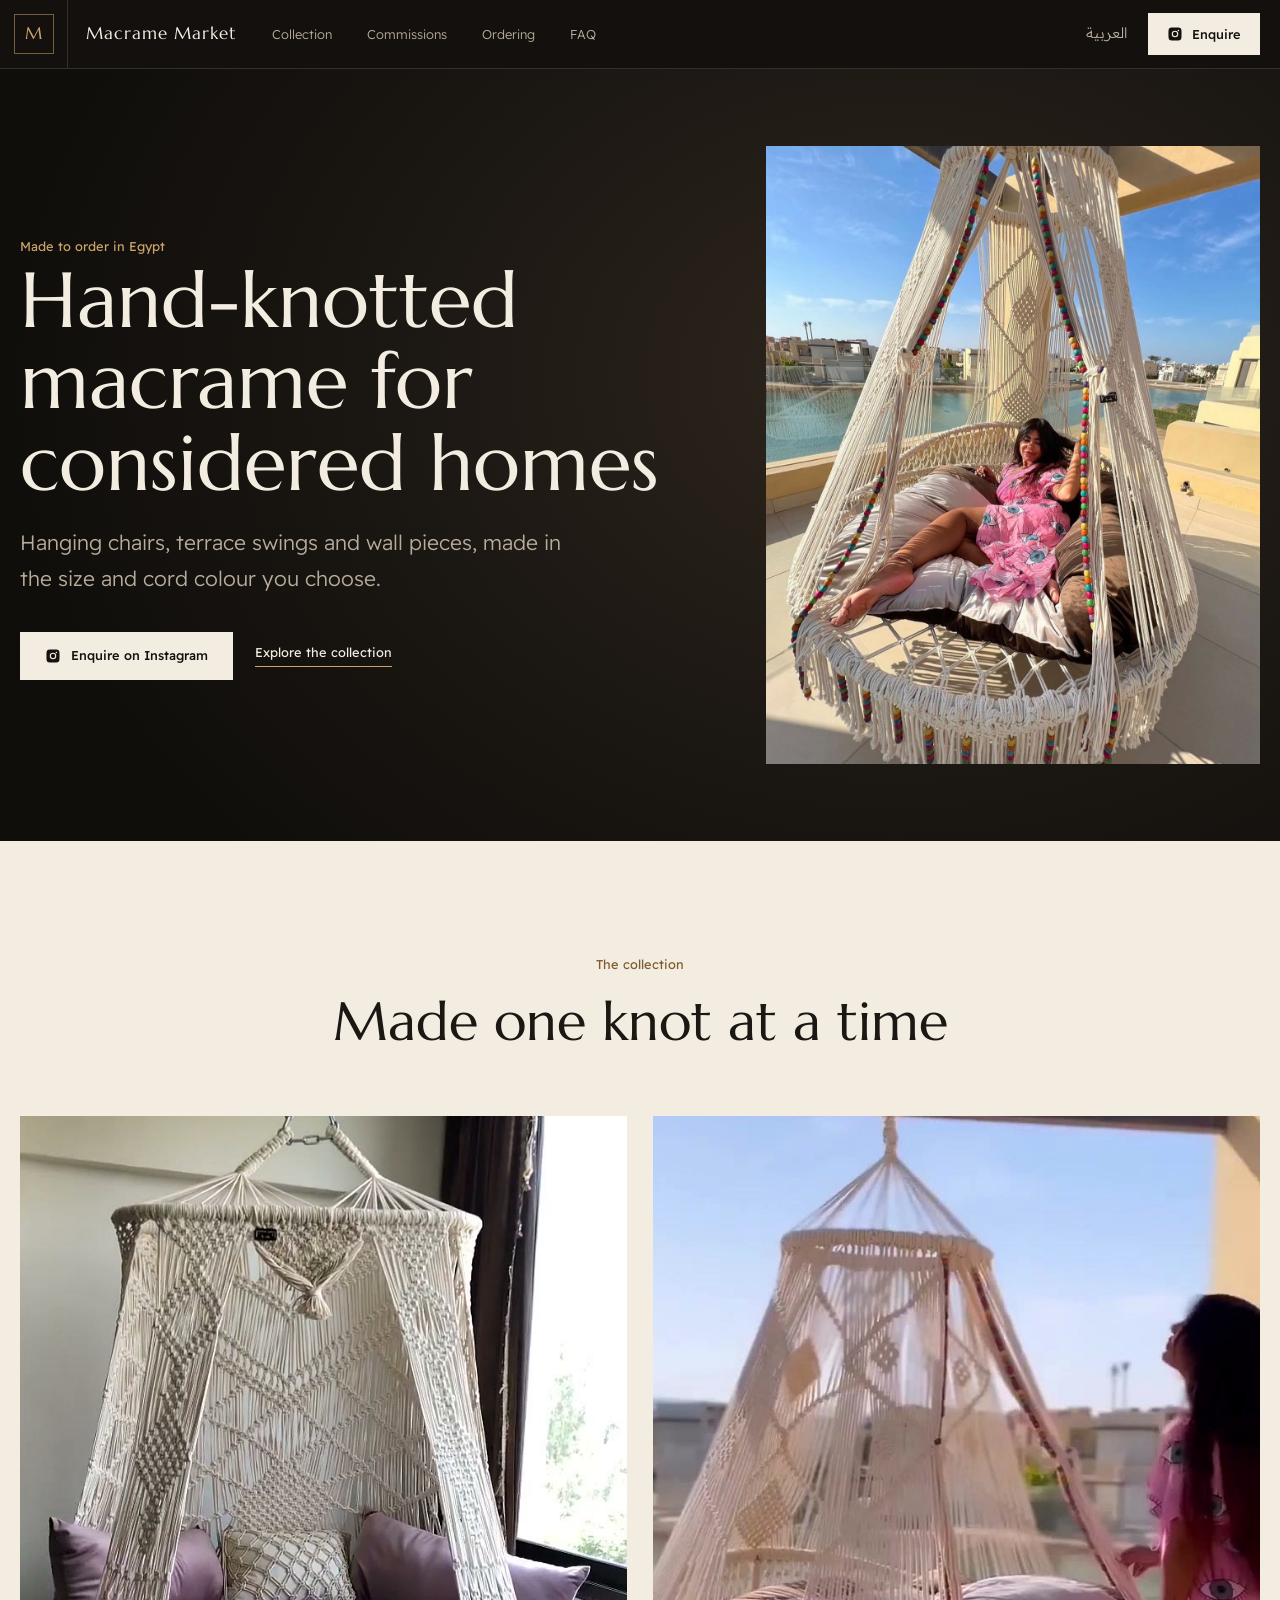
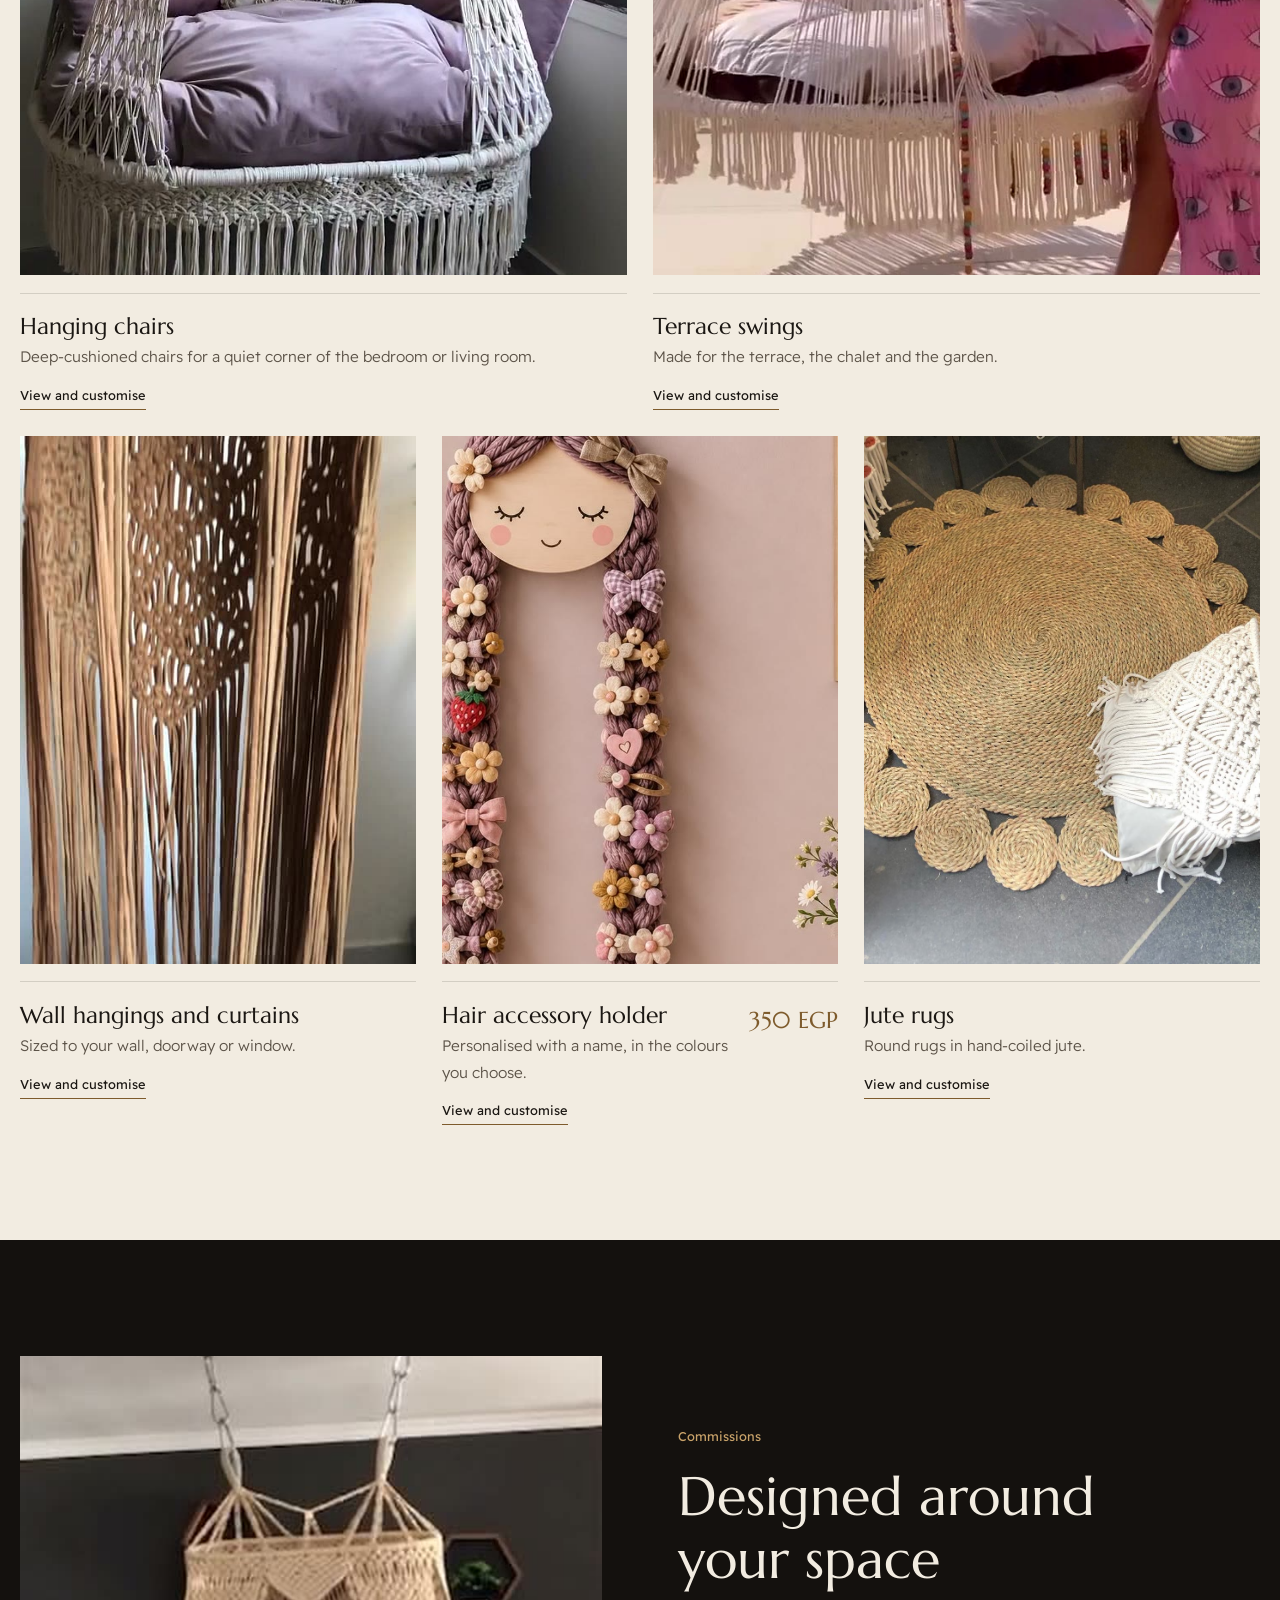
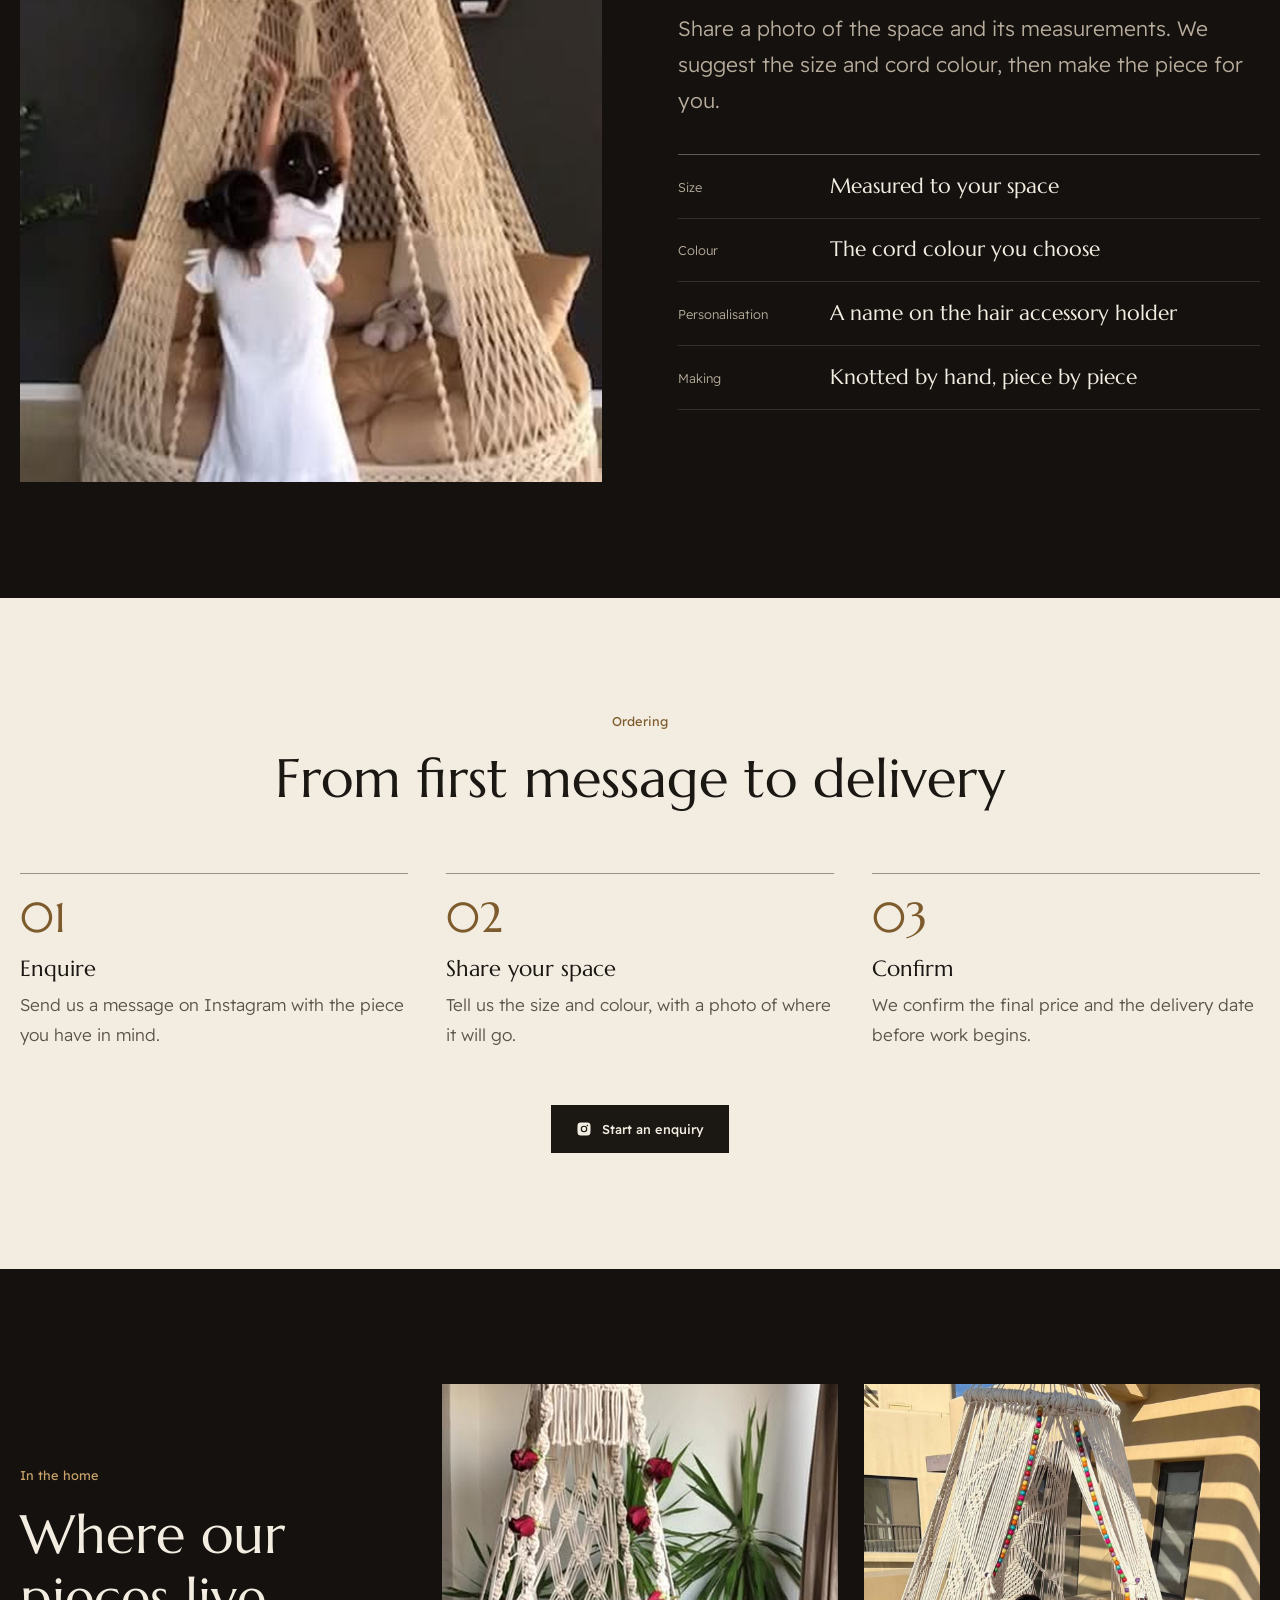
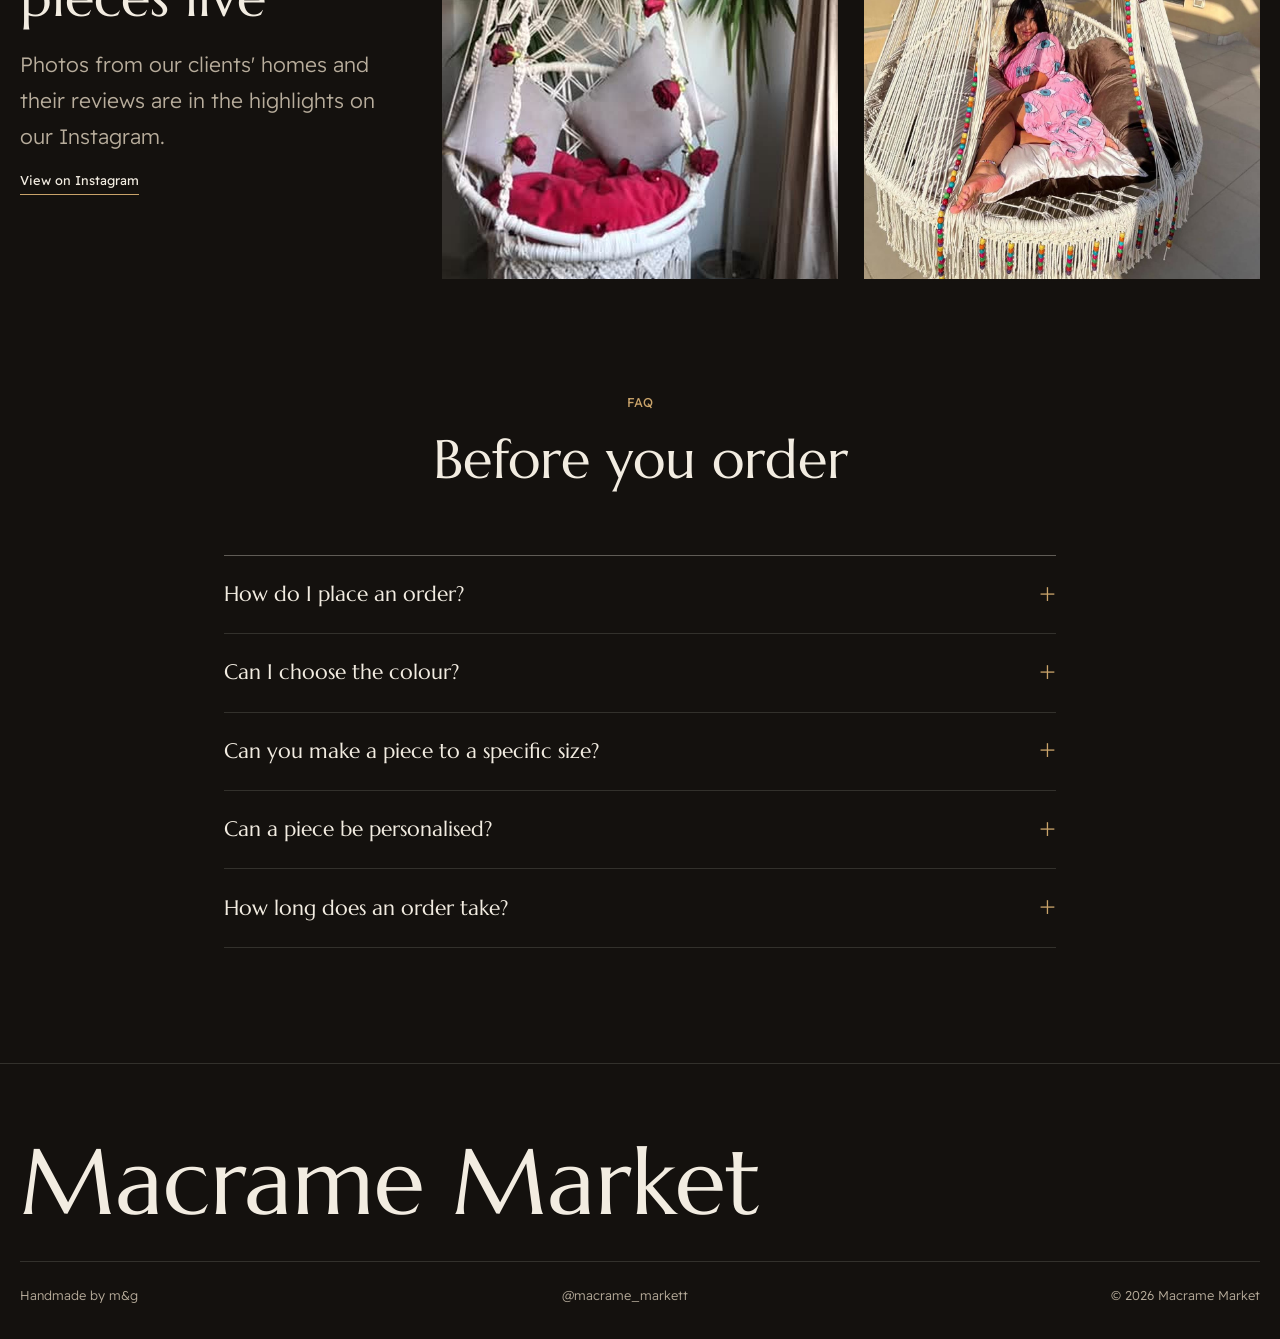
<file: index.html>
<!doctype html>
<html lang="en" dir="ltr">
<head>
<meta charset="utf-8">
<meta name="viewport" content="width=device-width, initial-scale=1, viewport-fit=cover">
<title>Macrame Market | Hand-knotted macrame, made to order</title>
<meta name="description" content="Hand-knotted macrame hanging chairs, wall hangings, curtains and jute rugs, made to your size and colour. Enquire on Instagram.">
<meta name="theme-color" content="#14110E">
<link rel="icon" href="favicon.svg" type="image/svg+xml">
<meta property="og:type" content="website">
<meta property="og:site_name" content="Macrame Market">
<meta property="og:title" content="Macrame Market | Hand-knotted macrame, made to order">
<meta property="og:description" content="Hanging chairs, terrace swings and wall pieces, made in the size and cord colour you choose. Enquire on Instagram.">
<meta property="og:image" content="https://nadersayed277-collab.github.io/macrame-market/images/share.jpg">
<meta property="og:image:width" content="1200">
<meta property="og:image:height" content="630">
<meta property="og:url" content="https://nadersayed277-collab.github.io/macrame-market/">
<meta name="twitter:card" content="summary_large_image">
<link rel="preconnect" href="https://fonts.googleapis.com">
<link rel="preconnect" href="https://fonts.gstatic.com" crossorigin>
<link href="https://fonts.googleapis.com/css2?family=Marcellus&family=El+Messiri:wght@400..600&family=Readex+Pro:wght@300..500&display=swap" rel="stylesheet">
<link rel="stylesheet" href="styles.css">
</head>
<body>
<svg width="0" height="0" style="position:absolute" aria-hidden="true">
  <symbol id="ig" viewBox="0 0 24 24"><path d="M12 2.2c3.2 0 3.6 0 4.8.1 3.3.1 4.8 1.7 4.9 4.9.1 1.3.1 1.6.1 4.8s0 3.6-.1 4.8c-.1 3.2-1.7 4.8-4.9 4.9-1.3.1-1.6.1-4.8.1s-3.6 0-4.8-.1c-3.3-.1-4.8-1.7-4.9-4.9C2.2 15.6 2.2 15.2 2.2 12s0-3.6.1-4.8C2.4 3.9 3.9 2.4 7.2 2.3 8.4 2.2 8.8 2.2 12 2.2zm0 4.9a4.9 4.9 0 1 0 0 9.8 4.9 4.9 0 0 0 0-9.8zm0 8.1a3.2 3.2 0 1 1 0-6.4 3.2 3.2 0 0 1 0 6.4zm5.1-9.5a1.15 1.15 0 1 0 0 2.3 1.15 1.15 0 0 0 0-2.3z"/></symbol>
</svg>

<header>
  <div class="bar">
    <div class="bar-start">
      <a class="mark" href="#top" aria-label="Macrame Market"><span>M</span></a>
      <a class="wordmark" href="#top">Macrame Market</a>
      <nav class="menu" aria-label="Main">
        <a href="#collection" data-t="nav.collection">Collection</a>
        <a href="#commissions" data-t="nav.custom">Commissions</a>
        <a href="#ordering" data-t="nav.order">Ordering</a>
        <a href="#faq" data-t="nav.faq">FAQ</a>
      </nav>
    </div>
    <div class="bar-end">
      <button class="lang" id="lang" type="button" lang="ar">العربية</button>
      <a class="btn" href="https://ig.me/m/macrame_markett"><svg width="16" height="16" aria-hidden="true"><use href="#ig"/></svg><span data-t="nav.cta">Enquire</span></a>
    </div>
  </div>
</header>

<main id="top">
  <section class="hero">
    <div class="wrap hero-in">
      <div>
        <span class="cap" data-t="hero.cap">Made to order in Egypt</span>
        <h1 data-t="hero.h">Hand-knotted macrame for considered homes</h1>
        <p class="lede" data-t="hero.p">Hanging chairs, terrace swings and wall pieces, made in the size and cord colour you choose.</p>
        <div class="hero-actions">
          <a class="btn" href="https://ig.me/m/macrame_markett"><svg width="16" height="16" aria-hidden="true"><use href="#ig"/></svg><span data-t="hero.cta">Enquire on Instagram</span></a>
          <a class="ulink" href="#collection" data-t="hero.link">Explore the collection</a>
        </div>
      </div>
      <figure class="ph hero-photo"><img src="images/hero.jpg" alt="A macrame hanging bed on a terrace by the water" data-alt="hero.alt" fetchpriority="high"></figure>
    </div>
  </section>

  <section class="sec light" id="collection">
    <div class="wrap">
      <div class="sec-head">
        <span class="cap" data-t="col.cap">The collection</span>
        <h2 class="h2" data-t="col.h">Made one knot at a time</h2>
      </div>
      <div class="grid">
        <article class="card wide">
          <a class="ph" href="product.html?p=hanging-chairs"><img src="images/chair.jpg" alt="" data-alt="c1.h" loading="lazy"></a>
          <div class="card-body"><div><h3 data-t="c1.h">Hanging chairs</h3><p data-t="c1.p">Deep-cushioned chairs for a quiet corner of the bedroom or living room.</p></div></div>
          <a class="ulink" href="product.html?p=hanging-chairs" data-t="view">View and customise</a>
        </article>
        <article class="card wide">
          <a class="ph" href="product.html?p=terrace-swings"><img src="images/terrace.jpg" alt="" data-alt="c2.h" loading="lazy" style="object-position:50% 40%"></a>
          <div class="card-body"><div><h3 data-t="c2.h">Terrace swings</h3><p data-t="c2.p">Made for the terrace, the chalet and the garden.</p></div></div>
          <a class="ulink" href="product.html?p=terrace-swings" data-t="view">View and customise</a>
        </article>
        <article class="card">
          <a class="ph" href="product.html?p=wall-hangings"><img src="images/wall.jpg" alt="" data-alt="c3.h" loading="lazy"></a>
          <div class="card-body"><div><h3 data-t="c3.h">Wall hangings and curtains</h3><p data-t="c3.p">Sized to your wall, doorway or window.</p></div></div>
          <a class="ulink" href="product.html?p=wall-hangings" data-t="view">View and customise</a>
        </article>
        <article class="card">
          <a class="ph" href="product.html?p=hair-accessory-holder"><img src="images/holder.jpg" alt="" data-alt="c4.h" loading="lazy" style="object-position:50% 15%"></a>
          <div class="card-body"><div><h3 data-t="c4.h">Hair accessory holder</h3><p data-t="c4.p">Personalised with a name, in the colours you choose.</p></div><span class="price" data-t="c4.price">350 EGP</span></div>
          <a class="ulink" href="product.html?p=hair-accessory-holder" data-t="view">View and customise</a>
        </article>
        <article class="card">
          <a class="ph" href="product.html?p=jute-rugs"><img src="images/rug.jpg" alt="" data-alt="c5.h" loading="lazy"></a>
          <div class="card-body"><div><h3 data-t="c5.h">Jute rugs</h3><p data-t="c5.p">Round rugs in hand-coiled jute.</p></div></div>
          <a class="ulink" href="product.html?p=jute-rugs" data-t="view">View and customise</a>
        </article>
      </div>
    </div>
  </section>

  <section class="sec" id="commissions">
    <div class="wrap split">
      <div class="ph"><img src="images/custom.jpg" alt="" data-alt="cu.alt" loading="lazy"></div>
      <div class="split-text">
        <span class="cap" data-t="cu.cap">Commissions</span>
        <h2 class="h2" data-t="cu.h">Designed around your space</h2>
        <p class="lede" data-t="cu.p">Share a photo of the space and its measurements. We suggest the size and cord colour, then make the piece for you.</p>
        <dl class="spec">
          <div><dt data-t="sp.1k">Size</dt><dd data-t="sp.1v">Measured to your space</dd></div>
          <div><dt data-t="sp.2k">Colour</dt><dd data-t="sp.2v">The cord colour you choose</dd></div>
          <div><dt data-t="sp.3k">Personalisation</dt><dd data-t="sp.3v">A name on the hair accessory holder</dd></div>
          <div><dt data-t="sp.4k">Making</dt><dd data-t="sp.4v">Knotted by hand, piece by piece</dd></div>
        </dl>
      </div>
    </div>
  </section>

  <section class="sec light" id="ordering">
    <div class="wrap">
      <div class="sec-head">
        <span class="cap" data-t="or.cap">Ordering</span>
        <h2 class="h2" data-t="or.h">From first message to delivery</h2>
      </div>
      <ol class="steps">
        <li><b data-t="st.1h">Enquire</b><p data-t="st.1p">Send us a message on Instagram with the piece you have in mind.</p></li>
        <li><b data-t="st.2h">Share your space</b><p data-t="st.2p">Tell us the size and colour, with a photo of where it will go.</p></li>
        <li><b data-t="st.3h">Confirm</b><p data-t="st.3p">We confirm the final price and the delivery date before work begins.</p></li>
      </ol>
      <div class="center"><a class="btn" href="https://ig.me/m/macrame_markett"><svg width="16" height="16" aria-hidden="true"><use href="#ig"/></svg><span data-t="or.cta">Start an enquiry</span></a></div>
    </div>
  </section>

  <section class="sec">
    <div class="wrap home">
      <div class="home-text">
        <span class="cap" data-t="hm.cap">In the home</span>
        <h2 class="h2" data-t="hm.h">Where our pieces live</h2>
        <p class="lede" data-t="hm.p">Photos from our clients' homes and their reviews are in the highlights on our Instagram.</p>
        <a class="ulink" href="https://www.instagram.com/macrame_markett/" data-t="hm.link">View on Instagram</a>
      </div>
      <div class="ph"><img src="images/home-1.jpg" alt="" data-alt="hm.a1" loading="lazy"></div>
      <div class="ph"><img src="images/home-2.jpg" alt="" data-alt="hm.a2" loading="lazy" style="object-position:50% 30%"></div>
    </div>
  </section>

  <section class="sec" id="faq" style="padding-top:0">
    <div class="wrap">
      <div class="sec-head">
        <span class="cap" data-t="fq.cap">FAQ</span>
        <h2 class="h2" data-t="fq.h">Before you order</h2>
      </div>
      <div class="faq">
        <details><summary data-t="q1">How do I place an order?</summary><p data-t="a1">Send us a message on Instagram with the piece, the size and the colour. We reply with the price and the delivery date.</p></details>
        <details><summary data-t="q2">Can I choose the colour?</summary><p data-t="a2">Yes. Every piece is made after you order, so the cord colour is yours to choose.</p></details>
        <details><summary data-t="q3">Can you make a piece to a specific size?</summary><p data-t="a3">Yes. Send us the measurements or a photo of the space and we will suggest the right size.</p></details>
        <details><summary data-t="q4">Can a piece be personalised?</summary><p data-t="a4">The hair accessory holder can carry a name. Tell us the name and the colours when you order.</p></details>
        <details><summary data-t="q5">How long does an order take?</summary><p data-t="a5">It depends on the piece and the size. We confirm the date with you before work begins.</p></details>
      </div>
    </div>
  </section>
</main>

<footer>
  <div class="wrap">
    <p class="foot-word">Macrame Market</p>
    <div class="foot-row">
      <span data-t="ft.by">Handmade by m&amp;g</span>
      <a href="https://www.instagram.com/macrame_markett/" dir="ltr">@macrame_markett</a>
      <span dir="ltr">&copy; 2026 Macrame Market</span>
    </div>
  </div>
</footer>

<script>
(function () {
  document.querySelectorAll('.ph img').forEach(function (i) {
    function drop() { i.remove(); }
    if (i.complete && !i.naturalWidth) drop(); else i.addEventListener('error', drop, { once: true });
  });

  var AR = {
    'nav.collection':'المجموعة','nav.custom':'تصميم خاص','nav.order':'الطلب','nav.faq':'أسئلة شائعة','nav.cta':'استفسر',
    'hero.cap':'تصنيع حسب الطلب في مصر','hero.h':'مكرمية مشغولة يدويًا لبيوت مختارة بعناية','hero.p':'كراسي معلقة ومراجيح للتراس وقطع للحائط، بالمقاس ولون الحبل اللي تختاره.','hero.cta':'استفسر على انستجرام','hero.link':'اكتشف المجموعة','hero.alt':'مرجيحة مكرمية على تراس مطل على المية',
    'col.cap':'المجموعة','col.h':'كل قطعة بتتشغل عقدة بعقدة',
    'c1.h':'الكراسي المعلقة','c1.p':'كراسي بمخدات عميقة لركن هادي في أوضة النوم أو الليفنج.',
    'c2.h':'مراجيح التراس','c2.p':'معمولة للتراس والشاليه والجنينة.',
    'c3.h':'قطع حائط وستاير','c3.p':'بمقاس الحيطة أو الباب أو الشباك.',
    'c4.h':'حامل إكسسوارات الشعر','c4.p':'بالاسم وبالألوان اللي تختارها.','c4.price':'350 جنيه',
    'c5.h':'سجاد جوت','c5.p':'سجاد مدور من الجوت المشغول يدويًا.',
    'ask':'استفسر','order':'اطلب القطعة','view':'شوف التفاصيل وصمم قطعتك',
    'cu.cap':'تصميم خاص','cu.h':'قطعة مصممة على مساحتك','cu.p':'ابعتلنا صورة المكان ومقاساته، ونقترح عليك المقاس ولون الحبل، وبعدها نبدأ تنفيذ القطعة.','cu.alt':'مرجيحة مكرمية في صالة تحت نجفة',
    'sp.1k':'المقاس','sp.1v':'حسب مساحتك بالظبط','sp.2k':'اللون','sp.2v':'لون الحبل اللي تختاره','sp.3k':'اسم خاص','sp.3v':'على حامل إكسسوارات الشعر','sp.4k':'التنفيذ','sp.4v':'شغل يدوي بالكامل، قطعة قطعة',
    'or.cap':'الطلب','or.h':'من أول رسالة لحد التسليم',
    'st.1h':'استفسر','st.1p':'ابعتلنا رسالة على انستجرام بالقطعة اللي في بالك.',
    'st.2h':'شاركنا المكان','st.2p':'المقاس واللون، مع صورة للمكان اللي هتتحط فيه.',
    'st.3h':'التأكيد','st.3p':'بنأكدلك السعر النهائي وميعاد التسليم قبل ما نبدأ.',
    'or.cta':'ابدأ استفسارك',
    'hm.cap':'في البيت','hm.h':'قطعنا في بيوت عملائنا','hm.p':'صور من بيوت عملائنا وآراءهم موجودة في الهايلايتس على انستجرام.','hm.link':'شوفها على انستجرام','hm.a1':'مرجيحة مكرمية بورد أحمر جنب نبات','hm.a2':'مرجيحة مكرمية على تراس في الشمس',
    'fq.cap':'أسئلة شائعة','fq.h':'قبل ما تطلب',
    'q1':'إزاي أطلب؟','a1':'ابعتلنا رسالة على انستجرام بالقطعة والمقاس واللون، وهنرد عليك بالسعر وميعاد التسليم.',
    'q2':'أقدر أختار اللون؟','a2':'أكيد. كل قطعة بتتنفذ بعد الطلب، فلون الحبل اختيارك.',
    'q3':'ممكن تنفذوا مقاس معين؟','a3':'أيوه. ابعتلنا المقاسات أو صورة المكان ونقترح عليك المقاس المناسب.',
    'q4':'ممكن القطعة تبقى باسم؟','a4':'حامل إكسسوارات الشعر ممكن يتكتب عليه اسم. قولنا الاسم والألوان وقت الطلب.',
    'q5':'الطلب بياخد وقت قد إيه؟','a5':'حسب القطعة والمقاس. بنأكد معاك الميعاد قبل ما نبدأ التنفيذ.',
    'ft.by':'شغل يدوي من m&g'
  };
  var EN = {};
  document.querySelectorAll('[data-t]').forEach(function (el) { EN[el.dataset.t] = el.textContent; });
  Object.assign(EN, {'hero.alt':'A macrame hanging bed on a terrace by the water','cu.alt':'A macrame hanging chair in a living room under a chandelier','hm.a1':'A macrame swing with red roses beside a plant','hm.a2':'A macrame hanging bed on a sunny terrace'});
  var html = document.documentElement, btn = document.getElementById('lang');

  function setLang(l) {
    var T = l === 'ar' ? AR : EN;
    html.lang = l; html.dir = l === 'ar' ? 'rtl' : 'ltr';
    document.querySelectorAll('[data-t]').forEach(function (el) { if (T[el.dataset.t]) el.textContent = T[el.dataset.t]; });
    document.querySelectorAll('img[data-alt]').forEach(function (i) { i.alt = T[i.dataset.alt] || ''; });
    btn.textContent = l === 'ar' ? 'English' : 'العربية';
    btn.lang = l === 'ar' ? 'en' : 'ar';
    document.title = l === 'ar' ? 'Macrame Market | مكرمية مشغولة يدويًا' : 'Macrame Market | Hand-knotted macrame, made to order';
    try { localStorage.setItem('mm-lang', l); } catch (e) {}
  }
  btn.addEventListener('click', function () { setLang(html.lang === 'ar' ? 'en' : 'ar'); });

  var start = 'en';
  var q = new URLSearchParams(location.search).get('lang');
  if (q === 'ar' || q === 'en') start = q;
  else { try { if (localStorage.getItem('mm-lang') === 'ar') start = 'ar'; } catch (e) {} }
  setLang(start);
})();
</script>
</body>
</html>
</file>
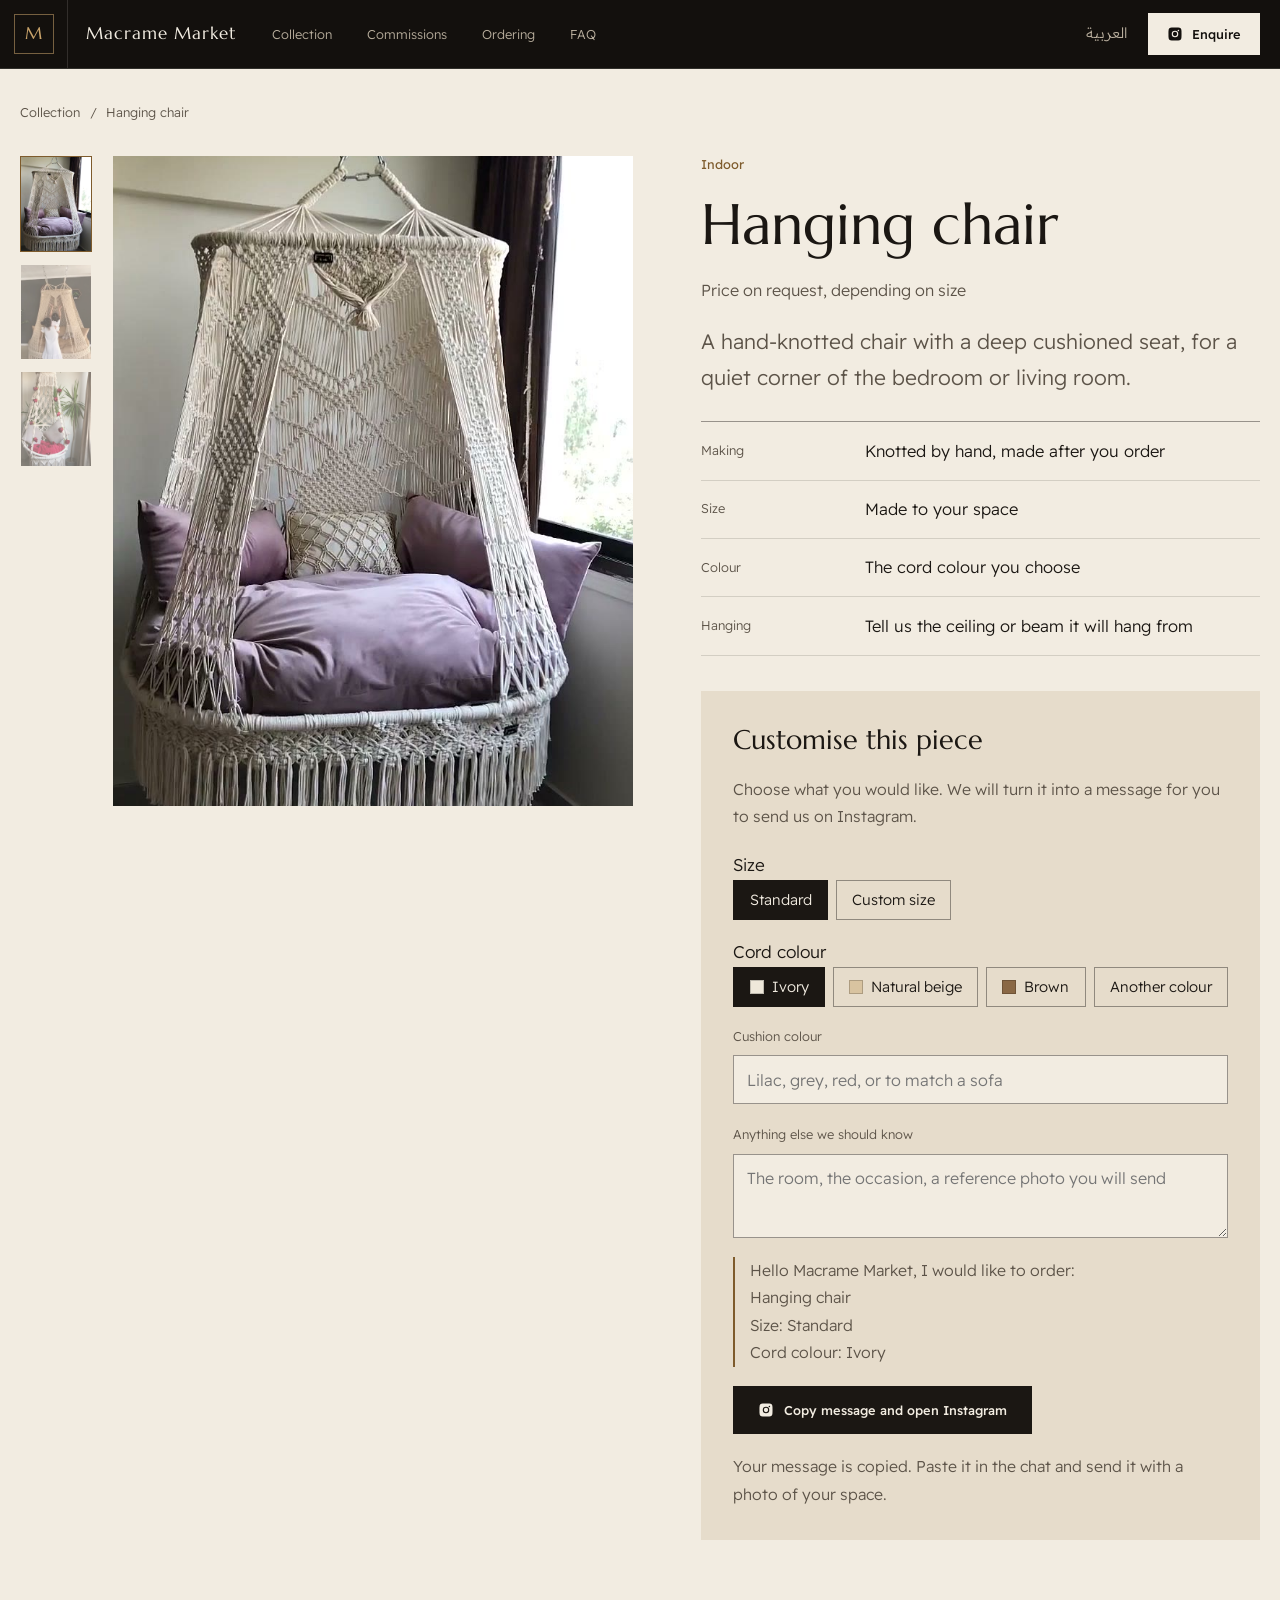
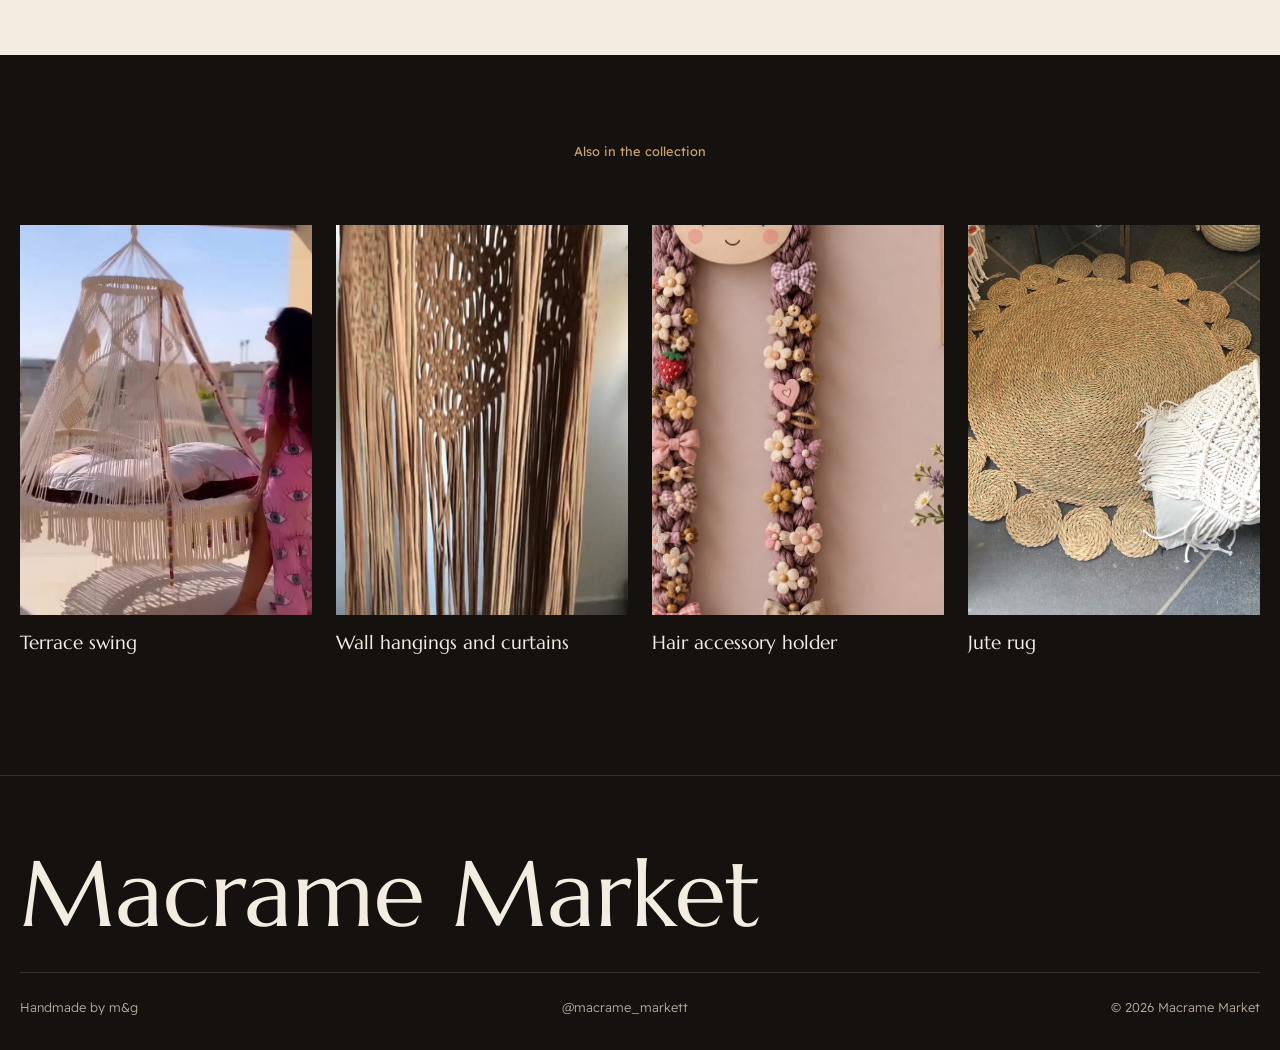
<file: product.html>
<!doctype html>
<html lang="en" dir="ltr">
<head>
<meta charset="utf-8">
<meta name="viewport" content="width=device-width, initial-scale=1, viewport-fit=cover">
<title>Macrame Market</title>
<meta name="description" content="Hand-knotted macrame, made to order. Customise the piece and enquire on Instagram.">
<meta name="theme-color" content="#14110E">
<link rel="icon" href="favicon.svg" type="image/svg+xml">
<meta property="og:type" content="website">
<meta property="og:site_name" content="Macrame Market">
<meta property="og:title" content="Macrame Market">
<meta property="og:description" content="Hand-knotted macrame, made to order. Customise the piece and enquire on Instagram.">
<meta property="og:image" content="https://nadersayed277-collab.github.io/macrame-market/images/share.jpg">
<meta property="og:image:width" content="1200">
<meta property="og:image:height" content="630">
<meta property="og:url" content="https://nadersayed277-collab.github.io/macrame-market/product.html">
<meta name="twitter:card" content="summary_large_image">
<link rel="preconnect" href="https://fonts.googleapis.com">
<link rel="preconnect" href="https://fonts.gstatic.com" crossorigin>
<link href="https://fonts.googleapis.com/css2?family=Marcellus&family=El+Messiri:wght@400..600&family=Readex+Pro:wght@300..500&display=swap" rel="stylesheet">
<link rel="stylesheet" href="styles.css">
<style>
  .crumb{display:flex;gap:.6rem;font-size:var(--cap);color:var(--fg-2);padding-top:2rem}
  .crumb a{border-bottom:1px solid transparent;transition:border-color .3s var(--ease)}
  .crumb a:hover{border-color:var(--accent)}
  .pd{display:grid;grid-template-columns:minmax(0,1.05fr) minmax(0,.95fr);gap:clamp(2rem,5vw,5rem);padding-block:2rem var(--sec);align-items:start}
  .gallery{display:grid;grid-template-columns:72px minmax(0,1fr);gap:1rem;position:sticky;top:90px}
  .gallery.single{grid-template-columns:minmax(0,1fr)}
  .thumbs{display:flex;flex-direction:column;gap:.7rem}
  .thumbs button{width:72px;aspect-ratio:3/4;overflow:hidden;opacity:.55;outline-offset:2px;border:1px solid transparent;transition:opacity .3s var(--ease),border-color .3s var(--ease)}
  .thumbs button[aria-pressed="true"],.thumbs button:hover{opacity:1;border-color:var(--accent)}
  .thumbs img{width:100%;height:100%;object-fit:cover}
  .stage{max-width:520px;width:100%;aspect-ratio:4/5;justify-self:center}
  .stage img{object-fit:cover}
  .info{display:flex;flex-direction:column;gap:1.2rem}
  .info h1{font-family:var(--display);font-weight:400;font-size:clamp(2.2rem,1.5rem + 2.6vw,3.6rem);line-height:1.1;overflow-wrap:break-word;min-width:0}
  html[lang="ar"] .info h1{font-weight:500;line-height:1.35}
  .pprice{font-family:'Marcellus','El Messiri',serif;font-size:1.6rem;color:var(--accent)}
  .pprice.req{font-family:var(--text);font-size:1rem;color:var(--fg-2)}
  .facts{border-top:1px solid var(--rule-2);margin-top:.4rem}
  .facts div{display:grid;grid-template-columns:9rem minmax(0,1fr);gap:1.2rem;padding-block:.9rem;border-bottom:1px solid var(--rule)}
  .facts dt{font-size:var(--cap);color:var(--fg-2);padding-top:.15rem}
  .facts dd{font-size:1.02rem}

  /* customiser */
  .custom{margin-top:1rem;padding:clamp(1.25rem,3vw,2rem);background:var(--cotton-2);display:flex;flex-direction:column;gap:1.2rem}
  .custom h2{font-family:var(--display);font-weight:400;font-size:1.7rem;line-height:1.25}
  html[lang="ar"] .custom h2{font-weight:500}
  .custom > p{color:var(--fg-2);font-size:.98rem}
  .field{display:flex;flex-direction:column;gap:.5rem}
  .field > span,.field legend{font-size:var(--cap);color:var(--fg-2)}
  fieldset{border:0;display:flex;flex-direction:column;gap:.5rem}
  .chips{display:flex;flex-wrap:wrap;gap:.5rem}
  .chips label{position:relative}
  .chips input{position:absolute;opacity:0;inset:0}
  .chips span{display:inline-flex;align-items:center;gap:.5rem;min-height:40px;padding:.3rem .95rem;border:1px solid var(--rule-2);font-size:.92rem;cursor:pointer;transition:background-color .25s var(--ease),border-color .25s var(--ease),color .25s var(--ease)}
  .chips i{width:14px;height:14px;border:1px solid rgba(0,0,0,.2);flex:none}
  .chips input:checked + span{background:var(--ink);border-color:var(--ink);color:var(--cotton)}
  .chips input:focus-visible + span{outline:2px solid var(--accent);outline-offset:2px}
  .row2{display:grid;grid-template-columns:minmax(0,1fr) minmax(0,1fr);gap:.8rem}
  .custom input[type=text],.custom input[type=number],.custom textarea{width:100%;min-height:44px;padding:.6rem .8rem;border:1px solid var(--rule-2);background:var(--cotton);color:var(--ink);font:inherit;font-size:1rem;border-radius:0}
  .custom textarea{min-height:84px;resize:vertical}
  .custom input:focus-visible,.custom textarea:focus-visible{outline:2px solid var(--accent);outline-offset:0}
  .preview{font-size:.9rem;color:var(--fg-2);white-space:pre-line;border-inline-start:2px solid var(--accent);padding-inline-start:.9rem}
  .custom .btn{align-self:flex-start}
  .hint{font-size:.85rem;color:var(--fg-2)}

  .more{display:grid;grid-template-columns:repeat(4,minmax(0,1fr));gap:clamp(1rem,2vw,1.5rem)}
  .more a{display:flex;flex-direction:column;gap:.7rem}
  .more .ph{aspect-ratio:3/4}
  .more a:hover .ph img{transform:scale(1.04)}
  .more b{font-family:var(--display);font-weight:400;font-size:1.2rem}
  html[lang="ar"] .more b{font-weight:500}

  .toast{position:fixed;inset-inline:0;bottom:1.5rem;margin:auto;width:max-content;max-width:calc(100% - 2rem);background:var(--night);color:var(--cotton);padding:.8rem 1.2rem;font-size:.92rem;opacity:0;transform:translateY(10px);transition:opacity .3s var(--ease),transform .3s var(--ease);pointer-events:none;z-index:80}
  .toast.on{opacity:1;transform:none}

  @media (max-width:900px){
    .pd{grid-template-columns:minmax(0,1fr)}
    .gallery{position:static;grid-template-columns:minmax(0,1fr)}
    .thumbs{flex-direction:row;order:2}
    .thumbs button{width:64px}
    .more{grid-template-columns:repeat(2,minmax(0,1fr))}
  }
  @media (max-width:520px){.facts div{grid-template-columns:minmax(0,1fr);gap:.2rem}.row2{grid-template-columns:minmax(0,1fr)}}
</style>
</head>
<body>
<svg width="0" height="0" style="position:absolute" aria-hidden="true">
  <symbol id="ig" viewBox="0 0 24 24"><path d="M12 2.2c3.2 0 3.6 0 4.8.1 3.3.1 4.8 1.7 4.9 4.9.1 1.3.1 1.6.1 4.8s0 3.6-.1 4.8c-.1 3.2-1.7 4.8-4.9 4.9-1.3.1-1.6.1-4.8.1s-3.6 0-4.8-.1c-3.3-.1-4.8-1.7-4.9-4.9C2.2 15.6 2.2 15.2 2.2 12s0-3.6.1-4.8C2.4 3.9 3.9 2.4 7.2 2.3 8.4 2.2 8.8 2.2 12 2.2zm0 4.9a4.9 4.9 0 1 0 0 9.8 4.9 4.9 0 0 0 0-9.8zm0 8.1a3.2 3.2 0 1 1 0-6.4 3.2 3.2 0 0 1 0 6.4zm5.1-9.5a1.15 1.15 0 1 0 0 2.3 1.15 1.15 0 0 0 0-2.3z"/></symbol>
</svg>

<header>
  <div class="bar">
    <div class="bar-start">
      <a class="mark" href="index.html" aria-label="Macrame Market"><span>M</span></a>
      <a class="wordmark" href="index.html">Macrame Market</a>
      <nav class="menu" aria-label="Main">
        <a href="index.html#collection" data-t="nav.collection">Collection</a>
        <a href="index.html#commissions" data-t="nav.custom">Commissions</a>
        <a href="index.html#ordering" data-t="nav.order">Ordering</a>
        <a href="index.html#faq" data-t="nav.faq">FAQ</a>
      </nav>
    </div>
    <div class="bar-end">
      <button class="lang" id="lang" type="button" lang="ar">العربية</button>
      <a class="btn" href="https://ig.me/m/macrame_markett"><svg width="16" height="16" aria-hidden="true"><use href="#ig"/></svg><span data-t="nav.cta">Enquire</span></a>
    </div>
  </div>
</header>

<main class="light">
  <div class="wrap">
    <nav class="crumb" aria-label="Breadcrumb"><a href="index.html#collection" data-t="crumb">Collection</a><span aria-hidden="true">/</span><span id="crumbName"></span></nav>
    <div class="pd">
      <div class="gallery" id="gallery">
        <div class="thumbs" id="thumbs" role="group" aria-label="Photos"></div>
        <div class="ph stage" id="stage"></div>
      </div>
      <div class="info">
        <span class="cap" id="kicker"></span>
        <h1 id="name"></h1>
        <p class="pprice" id="price"></p>
        <p class="lede" id="desc"></p>
        <dl class="facts" id="facts"></dl>

        <form class="custom" id="custom" novalidate>
          <h2 data-t="cz.h">Customise this piece</h2>
          <p data-t="cz.p">Choose what you would like. We will turn it into a message for you to send us on Instagram.</p>
          <div id="fields"></div>
          <label class="field"><span data-t="cz.notes">Anything else we should know</span><textarea id="notes" data-ph="cz.notesPh" placeholder="The room, the occasion, a reference photo you will send"></textarea></label>
          <p class="preview" id="preview" aria-live="polite"></p>
          <button class="btn" type="submit"><svg width="16" height="16" aria-hidden="true"><use href="#ig"/></svg><span data-t="cz.send">Copy message and open Instagram</span></button>
          <p class="hint" data-t="cz.hint">Your message is copied. Paste it in the chat and send it with a photo of your space.</p>
        </form>
      </div>
    </div>
  </div>
</main>

<section class="sec" style="padding-top:clamp(3.5rem,7vw,5.5rem)">
  <div class="wrap">
    <div class="sec-head"><span class="cap" data-t="more.cap">Also in the collection</span></div>
    <div class="more" id="more"></div>
  </div>
</section>

<footer>
  <div class="wrap">
    <p class="foot-word">Macrame Market</p>
    <div class="foot-row">
      <span data-t="ft.by">Handmade by m&amp;g</span>
      <a href="https://www.instagram.com/macrame_markett/" dir="ltr">@macrame_markett</a>
      <span dir="ltr">&copy; 2026 Macrame Market</span>
    </div>
  </div>
</footer>
<div class="toast" id="toast" role="status" aria-live="polite"></div>

<script>
(function () {
  var IG = 'https://ig.me/m/macrame_markett';
  var COLOURS = [
    { k: 'ivory', en: 'Ivory', ar: 'أوف وايت', c: '#EFE8DA' },
    { k: 'beige', en: 'Natural beige', ar: 'بيج طبيعي', c: '#D8C3A0' },
    { k: 'brown', en: 'Brown', ar: 'بني', c: '#8A6845' },
    { k: 'other', en: 'Another colour', ar: 'لون تاني', c: null }
  ];

  // Each piece: photos, copy in both languages, and the options the customer can set.
  var P = {
    'hanging-chairs': {
      photos: ['chair', 'custom', 'home-1'],
      en: { name: 'Hanging chair', kicker: 'Indoor', desc: 'A hand-knotted chair with a deep cushioned seat, for a quiet corner of the bedroom or living room.' },
      ar: { name: 'كرسي معلق', kicker: 'للداخل', desc: 'كرسي مكرمية مشغول يدويًا بقعدة عميقة ومخدات، لركن هادي في أوضة النوم أو الليفنج.' },
      facts: [['f.made', 'f.madeV'], ['f.size', 'f.sizeV'], ['f.colour', 'f.colourV'], ['f.hang', 'f.hangV']],
      opts: ['size', 'colour', 'cushion']
    },
    'terrace-swings': {
      photos: ['terrace', 'hero', 'terrace-3', 'home-2', 'terrace-2'],
      en: { name: 'Terrace swing', kicker: 'Outdoor', desc: 'A wide hanging bed for the terrace, the chalet or the garden, knotted by hand and finished with a deep fringe.' },
      ar: { name: 'مرجيحة تراس', kicker: 'للخارج', desc: 'مرجيحة واسعة للتراس أو الشاليه أو الجنينة، مشغولة يدويًا وبأطراف شراشيب طويلة.' },
      facts: [['f.made', 'f.madeV'], ['f.size', 'f.sizeV'], ['f.colour', 'f.colourV'], ['f.hang', 'f.hangV']],
      opts: ['size', 'colour', 'cushion', 'beads']
    },
    'wall-hangings': {
      photos: ['wall', 'wall-2'],
      en: { name: 'Wall hangings and curtains', kicker: 'For the wall', desc: 'Hand-knotted pieces for a wall, a doorway or a window, made to the width and drop you need.' },
      ar: { name: 'قطع حائط وستاير', kicker: 'للحائط', desc: 'قطع مكرمية مشغولة يدويًا للحيطة أو الباب أو الشباك، بالعرض والطول اللي محتاجهم.' },
      facts: [['f.made', 'f.madeV'], ['f.size', 'f.sizeWallV'], ['f.colour', 'f.colourV']],
      opts: ['type', 'dims', 'colour']
    },
    'hair-accessory-holder': {
      photos: ['holder', 'holder-2'], price: 350, focus: '50% 0%',
      en: { name: 'Hair accessory holder', kicker: 'For her room', desc: 'A wall holder for clips and bows, with two long braids and a wooden face, personalised with her name.' },
      ar: { name: 'حامل إكسسوارات الشعر', kicker: 'لأوضة البنت', desc: 'حامل حائط للتوك والفيونكات، بضفيرتين طوال ووش خشب، وعليه اسم بنتك.' },
      facts: [['f.made', 'f.madeV'], ['f.name', 'f.nameV'], ['f.colour', 'f.colourHolderV']],
      opts: ['design', 'name', 'braid']
    },
    'jute-rugs': {
      photos: ['rug', 'rug-2'],
      en: { name: 'Jute rug', kicker: 'For the floor', desc: 'A round rug in hand-coiled jute, with a scalloped edge of small coils.' },
      ar: { name: 'سجادة جوت', kicker: 'للأرضية', desc: 'سجادة مدورة من الجوت الملفوف يدويًا، بحافة من دواير صغيرة.' },
      facts: [['f.made', 'f.madeRugV'], ['f.size', 'f.sizeRugV']],
      opts: ['diameter']
    }
  };
  var ORDER = ['hanging-chairs', 'terrace-swings', 'wall-hangings', 'hair-accessory-holder', 'jute-rugs'];

  var T = {
    en: {
      'nav.collection': 'Collection', 'nav.custom': 'Commissions', 'nav.order': 'Ordering', 'nav.faq': 'FAQ', 'nav.cta': 'Enquire',
      crumb: 'Collection', req: 'Price on request, depending on size', egp: 'EGP',
      'f.made': 'Making', 'f.madeV': 'Knotted by hand, made after you order', 'f.madeRugV': 'Coiled by hand, made after you order',
      'f.size': 'Size', 'f.sizeV': 'Made to your space', 'f.sizeWallV': 'Width and drop to your measurements', 'f.sizeRugV': 'Diameter of your choice',
      'f.colour': 'Colour', 'f.colourV': 'The cord colour you choose', 'f.colourHolderV': 'Braid colour of your choice',
      'f.hang': 'Hanging', 'f.hangV': 'Tell us the ceiling or beam it will hang from',
      'f.name': 'Name', 'f.nameV': 'Her name on the face or the board',
      'cz.h': 'Customise this piece', 'cz.p': 'Choose what you would like. We will turn it into a message for you to send us on Instagram.',
      'cz.notes': 'Anything else we should know', 'cz.notesPh': 'The room, the occasion, a reference photo you will send',
      'cz.send': 'Copy message and open Instagram', 'cz.hint': 'Your message is copied. Paste it in the chat and send it with a photo of your space.',
      'o.size': 'Size', 'o.sizeStd': 'Standard', 'o.sizeCustom': 'Custom size', 'o.w': 'Width (cm)', 'o.h': 'Height (cm)',
      'o.colour': 'Cord colour', 'o.cushion': 'Cushion colour', 'o.cushionPh': 'Lilac, grey, red, or to match a sofa',
      'o.beads': 'Coloured beads on the ropes', 'o.yes': 'Yes', 'o.no': 'No',
      'o.type': 'Piece', 'o.wall': 'Wall hanging', 'o.curtain': 'Curtain or divider', 'o.dims': 'Measurements',
      'o.name': 'Her name', 'o.namePh': 'Nour', 'o.braid': 'Braid colour', 'o.braidPh': 'Lilac, pink, beige',
      'o.diameter': 'Diameter (cm)', 'o.design': 'Design', 'o.braids': 'Braids with a wooden face', 'o.board': 'Name board for headbands',
      'msg.hi': 'Hello Macrame Market, I would like to order:', 'msg.notes': 'Notes',
      'toast.ok': 'Message copied. Paste it in the Instagram chat.', 'toast.fail': 'Opening Instagram. Copy the message above into the chat.',
      'more.cap': 'Also in the collection', 'ft.by': 'Handmade by m&g'
    },
    ar: {
      'nav.collection': 'المجموعة', 'nav.custom': 'تصميم خاص', 'nav.order': 'الطلب', 'nav.faq': 'أسئلة شائعة', 'nav.cta': 'استفسر',
      crumb: 'المجموعة', req: 'السعر حسب المقاس، استفسر عليه', egp: 'جنيه',
      'f.made': 'التنفيذ', 'f.madeV': 'شغل يدوي، بيتنفذ بعد الطلب', 'f.madeRugV': 'ملفوف يدويًا، بيتنفذ بعد الطلب',
      'f.size': 'المقاس', 'f.sizeV': 'حسب مساحتك', 'f.sizeWallV': 'العرض والطول حسب مقاساتك', 'f.sizeRugV': 'القطر اللي تختاره',
      'f.colour': 'اللون', 'f.colourV': 'لون الحبل اللي تختاره', 'f.colourHolderV': 'لون الضفاير اللي تختاره',
      'f.hang': 'التعليق', 'f.hangV': 'قولنا هتتعلق في سقف ولا كمرة',
      'f.name': 'الاسم', 'f.nameV': 'اسم بنتك على الوش أو اللوحة',
      'cz.h': 'صمم القطعة على ذوقك', 'cz.p': 'اختار اللي يناسبك، وإحنا هنحوله لرسالة تبعتهالنا على انستجرام.',
      'cz.notes': 'أي تفاصيل تانية', 'cz.notesPh': 'الأوضة، المناسبة، أو صورة هتبعتها كمرجع',
      'cz.send': 'انسخ الرسالة وافتح انستجرام', 'cz.hint': 'الرسالة هتتنسخ. الصقها في الشات وابعتها مع صورة المكان.',
      'o.size': 'المقاس', 'o.sizeStd': 'المقاس العادي', 'o.sizeCustom': 'مقاس خاص', 'o.w': 'العرض (سم)', 'o.h': 'الطول (سم)',
      'o.colour': 'لون الحبل', 'o.cushion': 'لون المخدات', 'o.cushionPh': 'موف، رمادي، أحمر، أو على لون الكنبة',
      'o.beads': 'خرز ملون على الحبال', 'o.yes': 'أيوه', 'o.no': 'لأ',
      'o.type': 'القطعة', 'o.wall': 'قطعة حائط', 'o.curtain': 'ستارة أو فاصل', 'o.dims': 'المقاسات',
      'o.name': 'اسم البنت', 'o.namePh': 'نور', 'o.braid': 'لون الضفاير', 'o.braidPh': 'موف، بينك، بيج',
      'o.diameter': 'القطر (سم)', 'o.design': 'التصميم', 'o.braids': 'ضفاير بوش خشب', 'o.board': 'لوحة باسم للبندانات',
      'msg.hi': 'أهلًا Macrame Market، حابب أطلب:', 'msg.notes': 'ملاحظات',
      'toast.ok': 'الرسالة اتنسخت. الصقها في شات انستجرام.', 'toast.fail': 'بنفتح انستجرام. انسخ الرسالة اللي فوق وابعتها.',
      'more.cap': 'من نفس المجموعة', 'ft.by': 'شغل يدوي من m&g'
    }
  };

  var slug = new URLSearchParams(location.search).get('p');
  if (!P[slug]) slug = ORDER[0];
  var item = P[slug];
  var lang = 'en';
  var html = document.documentElement;
  var $ = function (s) { return document.querySelector(s); };
  var esc = function (s) { return String(s).replace(/[&<>"]/g, function (c) { return { '&': '&amp;', '<': '&lt;', '>': '&gt;', '"': '&quot;' }[c]; }); };
  var t = function (k) { return T[lang][k] || k; };

  // Remember what the customer filled in, so switching language keeps it.
  var state = { size: 'std', colour: 'ivory', beads: 'no', type: 'wall', design: 'braids' };

  function chips(name, list) {
    return '<div class="chips">' + list.map(function (o) {
      return '<label><input type="radio" name="' + name + '" value="' + o.v + '"' + (state[name] === o.v ? ' checked' : '') + '><span>' + (o.c ? '<i style="background:' + o.c + '"></i>' : '') + esc(o.l) + '</span></label>';
    }).join('') + '</div>';
  }
  function input(id, label, type, ph) {
    return '<label class="field"><span>' + esc(label) + '</span><input id="' + id + '" type="' + type + '"' + (type === 'number' ? ' inputmode="numeric" min="1"' : '') + ' value="' + esc(state[id] || '') + '" placeholder="' + esc(ph || '') + '"></label>';
  }

  function buildFields() {
    var h = '';
    item.opts.forEach(function (o) {
      if (o === 'size') {
        h += '<fieldset><legend>' + t('o.size') + '</legend>' + chips('size', [{ v: 'std', l: t('o.sizeStd') }, { v: 'custom', l: t('o.sizeCustom') }]) + '</fieldset>';
        if (state.size === 'custom') h += '<div class="row2">' + input('w', t('o.w'), 'number') + input('h', t('o.h'), 'number') + '</div>';
      }
      if (o === 'colour') h += '<fieldset><legend>' + t('o.colour') + '</legend>' + chips('colour', COLOURS.map(function (c) { return { v: c.k, l: c[lang], c: c.c }; })) + '</fieldset>';
      if (o === 'cushion') h += input('cushion', t('o.cushion'), 'text', t('o.cushionPh'));
      if (o === 'beads') h += '<fieldset><legend>' + t('o.beads') + '</legend>' + chips('beads', [{ v: 'no', l: t('o.no') }, { v: 'yes', l: t('o.yes') }]) + '</fieldset>';
      if (o === 'type') h += '<fieldset><legend>' + t('o.type') + '</legend>' + chips('type', [{ v: 'wall', l: t('o.wall') }, { v: 'curtain', l: t('o.curtain') }]) + '</fieldset>';
      if (o === 'dims') h += '<div class="row2">' + input('w', t('o.w'), 'number') + input('h', t('o.h'), 'number') + '</div>';
      if (o === 'design') h += '<fieldset><legend>' + t('o.design') + '</legend>' + chips('design', [{ v: 'braids', l: t('o.braids') }, { v: 'board', l: t('o.board') }]) + '</fieldset>';
      if (o === 'name') h += input('name', t('o.name'), 'text', t('o.namePh'));
      if (o === 'braid') h += input('braid', t('o.braid'), 'text', t('o.braidPh'));
      if (o === 'diameter') h += input('diameter', t('o.diameter'), 'number');
    });
    $('#fields').innerHTML = '<div style="display:flex;flex-direction:column;gap:1.1rem">' + h + '</div>';
  }

  function message() {
    var L = [t('msg.hi'), item[lang].name];
    var c = COLOURS.filter(function (x) { return x.k === state.colour; })[0];
    item.opts.forEach(function (o) {
      if (o === 'size') L.push(t('o.size') + ': ' + (state.size === 'custom' ? t('o.sizeCustom') + (state.w || state.h ? ' (' + (state.w || '?') + ' x ' + (state.h || '?') + ' ' + (lang === 'ar' ? 'سم' : 'cm') + ')' : '') : t('o.sizeStd')));
      if (o === 'colour' && c) L.push(t('o.colour') + ': ' + c[lang]);
      if (o === 'cushion' && state.cushion) L.push(t('o.cushion') + ': ' + state.cushion);
      if (o === 'beads') L.push(t('o.beads') + ': ' + t(state.beads === 'yes' ? 'o.yes' : 'o.no'));
      if (o === 'type') L.push(t('o.type') + ': ' + t(state.type === 'curtain' ? 'o.curtain' : 'o.wall'));
      if (o === 'dims' && (state.w || state.h)) L.push(t('o.dims') + ': ' + (state.w || '?') + ' x ' + (state.h || '?') + ' ' + (lang === 'ar' ? 'سم' : 'cm'));
      if (o === 'design') L.push(t('o.design') + ': ' + t(state.design === 'board' ? 'o.board' : 'o.braids'));
      if (o === 'name' && state.name) L.push(t('o.name') + ': ' + state.name);
      if (o === 'braid' && state.braid) L.push(t('o.braid') + ': ' + state.braid);
      if (o === 'diameter' && state.diameter) L.push(t('o.diameter') + ': ' + state.diameter);
    });
    var n = $('#notes').value.trim();
    if (n) L.push(t('msg.notes') + ': ' + n);
    return L.join('\n');
  }
  function refresh() { $('#preview').textContent = message(); }

  $('#custom').addEventListener('change', function (e) {
    var el = e.target;
    if (el.type === 'radio') { state[el.name] = el.value; if (el.name === 'size') buildFields(); }
    refresh();
  });
  $('#custom').addEventListener('input', function (e) {
    var el = e.target;
    if (el.id && el.id !== 'notes') state[el.id] = el.value.trim();
    refresh();
  });

  var toastT;
  function toast(s) { var el = $('#toast'); el.textContent = s; el.classList.add('on'); clearTimeout(toastT); toastT = setTimeout(function () { el.classList.remove('on'); }, 4200); }

  $('#custom').addEventListener('submit', function (e) {
    e.preventDefault();
    var m = message();
    var win = window.open(IG, '_blank', 'noopener');
    var done = function (ok) { toast(t(ok ? 'toast.ok' : 'toast.fail')); if (!win) location.href = IG; };
    if (navigator.clipboard && navigator.clipboard.writeText) navigator.clipboard.writeText(m).then(function () { done(true); }, function () { done(false); });
    else done(false);
  });

  function render() {
    var d = item[lang];
    document.title = d.name + ' | Macrame Market';
    $('#crumbName').textContent = d.name;
    $('#kicker').textContent = d.kicker;
    $('#name').textContent = d.name;
    $('#desc').textContent = d.desc;
    var pr = $('#price');
    if (item.price) { pr.textContent = item.price + ' ' + t('egp'); pr.className = 'pprice'; }
    else { pr.textContent = t('req'); pr.className = 'pprice req'; }
    $('#facts').innerHTML = item.facts.map(function (f) { return '<div><dt>' + esc(t(f[0])) + '</dt><dd>' + esc(t(f[1])) + '</dd></div>'; }).join('');
    document.querySelectorAll('[data-t]').forEach(function (el) { el.textContent = t(el.dataset.t); });
    document.querySelectorAll('[data-ph]').forEach(function (el) { el.placeholder = t(el.dataset.ph); });
    document.querySelectorAll('#stage img, #thumbs img').forEach(function (i) { i.alt = d.name; });
    $('#more').innerHTML = ORDER.filter(function (k) { return k !== slug; }).map(function (k) {
      return '<a href="product.html?p=' + k + '"><div class="ph"><img src="images/' + P[k].photos[0] + '.jpg" alt="" loading="lazy"></div><b>' + esc(P[k][lang].name) + '</b></a>';
    }).join('');
    buildFields(); refresh();
    var b = $('#lang'); b.textContent = lang === 'ar' ? 'English' : 'العربية'; b.lang = lang === 'ar' ? 'en' : 'ar';
  }

  function setLang(l) {
    lang = l; html.lang = l; html.dir = l === 'ar' ? 'rtl' : 'ltr';
    render();
    try { localStorage.setItem('mm-lang', l); } catch (e) {}
  }

  // Gallery
  var ph = item.photos;
  $('#stage').innerHTML = '<img src="images/' + ph[0] + '.jpg" alt=""' + (item.focus ? ' style="object-position:' + item.focus + '"' : '') + '>';
  if (ph.length > 1) {
    $('#thumbs').innerHTML = ph.map(function (p, i) { return '<button type="button" aria-pressed="' + (i === 0) + '" data-i="' + i + '"><img src="images/' + p + '.jpg" alt=""></button>'; }).join('');
    $('#thumbs').addEventListener('click', function (e) {
      var b = e.target.closest('button'); if (!b) return;
      $('#stage img').src = 'images/' + ph[+b.dataset.i] + '.jpg';
      document.querySelectorAll('#thumbs button').forEach(function (x) { x.setAttribute('aria-pressed', x === b); });
    });
  } else { $('#gallery').classList.add('single'); $('#thumbs').remove(); }

  $('#lang').addEventListener('click', function () { setLang(lang === 'ar' ? 'en' : 'ar'); });
  var q = new URLSearchParams(location.search).get('lang');
  var start = 'en';
  if (q === 'ar' || q === 'en') start = q;
  else { try { if (localStorage.getItem('mm-lang') === 'ar') start = 'ar'; } catch (e) {} }
  setLang(start);
})();
</script>
</body>
</html>
</file>
<file: styles.css>
:root{
    --night:#14110E; --night-2:#1D1915; --night-3:#2A241E;
    --cotton:#F2ECE1; --cotton-2:#E6DCCB; --jute:#B9A27F;
    --rope:#C9A36A; --rope-deep:#7E5B2C; --sage:#8F9A78;
    --ink:#1B1713; --ink-2:#5C5348;
    --bg:var(--night); --fg:var(--cotton); --fg-2:#B8AD9C;
    --rule:rgba(242,236,225,.14); --rule-2:rgba(242,236,225,.34);
    --accent:var(--rope);
    --display:'Marcellus','El Messiri','Times New Roman',serif;
    --text:'Readex Pro','Segoe UI',Tahoma,sans-serif;
    --cap:.8rem; --lh:1.75;
    --sec:clamp(4.5rem,9vw,7.5rem);
    --gut:max(20px, env(safe-area-inset-left, 0px));
    --ease:cubic-bezier(.2,.7,.1,1);
  }
  html[lang="ar"]{--display:'El Messiri','Marcellus',serif; --cap:.875rem; --lh:1.9}
  .light{--bg:var(--cotton); --fg:var(--ink); --fg-2:var(--ink-2); --rule:rgba(27,23,19,.14); --rule-2:rgba(27,23,19,.42); --accent:var(--rope-deep); background:var(--bg); color:var(--fg)}

  *{box-sizing:border-box;margin:0;padding:0}
  html,body{overflow-x:clip}
  html{scroll-behavior:smooth;scroll-padding-top:76px;-webkit-text-size-adjust:100%}
  body{background:var(--night);color:var(--fg);font-family:var(--text);font-weight:300;font-size:1.0625rem;line-height:var(--lh);-webkit-font-smoothing:antialiased}
  a{color:inherit;text-decoration:none}
  button{font:inherit;color:inherit;background:none;border:0;cursor:pointer}
  img,svg{display:block;max-width:100%}
  :focus-visible{outline:2px solid var(--accent);outline-offset:3px}
  ::selection{background:var(--rope);color:var(--night)}
  .wrap{max-width:1280px;margin:0 auto;padding-inline:var(--gut)}

  /* type roles */
  .cap{font-size:var(--cap);font-weight:400;color:var(--accent);line-height:1.4}
  .h2{font-family:var(--display);font-weight:400;font-size:clamp(2rem,1.4rem + 2.6vw,3.4rem);line-height:1.15;text-wrap:balance;overflow-wrap:break-word;min-width:0}
  html[lang="ar"] .h2{font-weight:500;line-height:1.45}
  .lede{font-size:clamp(1.1rem,1rem + .4vw,1.3rem);color:var(--fg-2);max-width:36rem}
  .ulink{display:inline-flex;font-weight:400;font-size:var(--cap);border-bottom:1px solid var(--accent);padding-bottom:.25rem;line-height:1.4;transition:color .3s var(--ease)}
  .ulink:hover{color:var(--accent)}
  .btn{display:inline-flex;align-items:center;justify-content:center;gap:.6rem;min-height:48px;padding:.4rem 1.5rem;background:var(--fg);color:var(--bg);border:1px solid var(--fg);font-weight:500;font-size:var(--cap);line-height:1.3;transition:background-color .3s var(--ease),border-color .3s var(--ease),color .3s var(--ease)}
  .btn:hover{background:var(--rope);border-color:var(--rope);color:var(--night)}
  .btn svg{flex:none;width:16px;height:16px;fill:currentColor}
  .sec{padding-block:var(--sec)}
  .sec-head{display:flex;flex-direction:column;align-items:center;text-align:center;gap:1rem;margin-bottom:clamp(2.5rem,5vw,4rem)}

  /* header */
  header{position:sticky;top:0;z-index:50;background:rgba(20,17,14,.95);border-bottom:1px solid var(--rule)}
  .bar{display:flex;align-items:stretch;justify-content:space-between;min-height:68px}
  .bar-start{display:flex;align-items:stretch}
  .mark{display:flex;align-items:center;justify-content:center;width:68px;border-inline-end:1px solid var(--rule)}
  .mark span{display:flex;align-items:center;justify-content:center;width:40px;height:40px;border:1px solid rgba(201,163,106,.55);font-family:'Marcellus',serif;font-size:1.05rem;color:var(--rope)}
  .wordmark{display:flex;align-items:center;font-family:'Marcellus',serif;font-size:1.05rem;letter-spacing:.06em;padding-inline:1.1rem;direction:ltr;white-space:nowrap}
  .menu{display:flex;align-items:stretch}
  .menu a{display:flex;align-items:center;padding:0 1.1rem;font-size:var(--cap);color:var(--fg-2);border-bottom:1px solid transparent;margin-bottom:-1px;transition:color .3s var(--ease),border-color .3s var(--ease)}
  .menu a:hover{color:var(--fg);border-color:var(--rope)}
  .bar-end{display:flex;align-items:center;gap:1.1rem;padding-inline:var(--gut)}
  .bar-end .btn{min-height:42px;padding-inline:1.1rem}
  .lang{font-size:.9rem;padding:.4rem .2rem;border-bottom:1px solid transparent;color:var(--fg-2);transition:color .3s var(--ease),border-color .3s var(--ease)}
  .lang:hover{border-color:var(--rope);color:var(--fg)}
  @media (max-width:1020px){.menu{display:none}}
  @media (max-width:520px){.wordmark{display:none}.bar .btn span{display:none}.bar .btn{padding-inline:.9rem}}

  /* photo slot: shows the photo when the file exists, a quiet panel when it does not */
  .ph{position:relative;overflow:hidden;background:linear-gradient(160deg,var(--night-3),var(--night-2))}
  .light .ph{background:linear-gradient(160deg,var(--cotton-2),#D9CCB6)}
  .ph img{position:absolute;inset:0;width:100%;height:100%;object-fit:cover;transition:transform 1.2s var(--ease)}
  .ph .ph-name{position:absolute;inset:0;display:grid;place-items:center;font-family:var(--display);font-size:1.25rem;color:var(--fg-2);opacity:.55;padding:1rem;text-align:center}
  .ph:has(img) .ph-name{display:none}

  /* hero */
  .hero{position:relative;background:radial-gradient(70% 90% at 70% 40%,#2E261D 0%,#1A1612 60%,#100E0B 100%)}
  .hero-in{display:grid;grid-template-columns:minmax(0,1.15fr) minmax(0,.85fr);gap:clamp(2rem,6vw,6rem);align-items:center;padding-block:clamp(2.5rem,6vw,5rem)}
  .hero h1{font-family:var(--display);font-weight:400;font-size:clamp(2.6rem,1.5rem + 4.2vw,5rem);line-height:1.05;max-width:13ch;text-wrap:balance;overflow-wrap:break-word;min-width:0}
  html[lang="ar"] .hero h1{font-weight:500;line-height:1.3;max-width:14ch}
  .hero .lede{margin-top:1.2rem}
  .hero-actions{display:flex;flex-wrap:wrap;align-items:center;gap:1.4rem;margin-top:2.2rem}
  .hero-photo{aspect-ratio:4/5;max-height:min(78svh,700px);width:100%;justify-self:end}
  .hero-photo figcaption,.cap-line{font-size:var(--cap);color:var(--fg-2);margin-top:.8rem}

  /* collection */
  .grid{display:grid;grid-template-columns:repeat(6,minmax(0,1fr));gap:clamp(1rem,2vw,1.75rem)}
  .card{grid-column:span 2;display:flex;flex-direction:column}
  .card.wide{grid-column:span 3}
  .card .ph{aspect-ratio:3/4;display:block}
  .card.wide .ph{aspect-ratio:4/5}
  .card:hover .ph img{transform:scale(1.04)}
  .card-body{display:flex;justify-content:space-between;align-items:flex-start;gap:1rem;padding-top:1.1rem;border-top:1px solid var(--rule);margin-top:1.1rem}
  .card h3{font-family:var(--display);font-weight:400;font-size:1.45rem;line-height:1.25}
  html[lang="ar"] .card h3{font-weight:500}
  .card p{color:var(--fg-2);font-size:.95rem;margin-top:.25rem}
  .price{font-family:'Marcellus',serif;font-size:1.45rem;white-space:nowrap;color:var(--accent)}
  .card .ulink{margin-top:1rem;align-self:flex-start}

  /* made to order */
  .split{display:grid;grid-template-columns:minmax(0,1fr) minmax(0,1fr);gap:clamp(2rem,6vw,6rem);align-items:center}
  .split .ph{aspect-ratio:4/5}
  .split-text{display:flex;flex-direction:column;gap:1.2rem}
  .spec{margin-top:1rem;border-top:1px solid var(--rule-2)}
  .spec div{display:grid;grid-template-columns:8rem minmax(0,1fr);gap:1.5rem;padding-block:1.05rem;border-bottom:1px solid var(--rule)}
  .spec dt{font-size:var(--cap);color:var(--fg-2);padding-top:.25rem}
  .spec dd{font-family:var(--display);font-size:1.3rem;line-height:1.4}

  /* steps */
  .steps{list-style:none;display:grid;grid-template-columns:repeat(3,minmax(0,1fr));gap:clamp(1.25rem,3vw,2.5rem);counter-reset:s}
  .steps li{border-top:1px solid var(--rule-2);padding-top:1.4rem;counter-increment:s}
  .steps li::before{content:"0" counter(s);display:block;font-family:'Marcellus',serif;font-size:2.6rem;line-height:1;color:var(--accent);margin-bottom:1rem}
  .steps b{display:block;font-family:var(--display);font-weight:400;font-size:1.35rem;line-height:1.35;margin-bottom:.4rem}
  html[lang="ar"] .steps b{font-weight:500}
  .steps p{color:var(--fg-2)}
  .center{display:flex;justify-content:center;margin-top:clamp(2.5rem,5vw,3.5rem)}

  /* in the home */
  .home{display:grid;grid-template-columns:minmax(0,1fr) minmax(0,1fr) minmax(0,1fr);gap:clamp(1rem,2vw,1.75rem);align-items:end}
  .home-text{display:flex;flex-direction:column;gap:1.1rem;align-items:flex-start;align-self:center;padding-inline-end:1rem}
  .home .ph{aspect-ratio:4/5}

  /* faq */
  .faq{max-width:52rem;margin:0 auto;border-top:1px solid var(--rule-2)}
  details{border-bottom:1px solid var(--rule)}
  summary{list-style:none;cursor:pointer;display:flex;justify-content:space-between;align-items:center;gap:1.5rem;padding-block:1.3rem;font-family:var(--display);font-size:1.3rem;line-height:1.4}
  html[lang="ar"] summary{font-weight:500}
  summary::-webkit-details-marker{display:none}
  summary::after{content:"+";font-family:'Marcellus',serif;font-size:1.6rem;color:var(--accent);transition:transform .3s var(--ease)}
  details[open] summary::after{transform:rotate(45deg)}
  details p{color:var(--fg-2);padding-bottom:1.4rem;max-width:42rem}

  /* footer */
  footer{border-top:1px solid var(--rule);padding-block:clamp(3rem,6vw,4.5rem) 2rem}
  .foot-word{font-family:'Marcellus',serif;font-size:clamp(2.4rem,1rem + 6vw,6rem);line-height:1;direction:ltr;text-align:start}
  html[dir="rtl"] .foot-word{text-align:end}
  .foot-row{display:flex;flex-wrap:wrap;justify-content:space-between;gap:1rem 2rem;margin-top:2rem;padding-top:1.4rem;border-top:1px solid var(--rule);font-size:var(--cap);color:var(--fg-2)}
  .foot-row a{transition:color .3s var(--ease)}
  .foot-row a:hover{color:var(--rope)}

  @media (max-width:900px){
    .grid{grid-template-columns:repeat(2,minmax(0,1fr))}
    .card,.card.wide{grid-column:span 1}
    .card.wide .ph{aspect-ratio:4/5}
    .split{grid-template-columns:minmax(0,1fr)}
    .steps{grid-template-columns:minmax(0,1fr)}
    .hero-in{grid-template-columns:minmax(0,1fr)}
    .hero-photo{justify-self:stretch;aspect-ratio:4/5;max-height:none}
    .home{grid-template-columns:minmax(0,1fr) minmax(0,1fr)}
    .home-text{grid-column:1 / -1}
  }
  @media (max-width:560px){
    .grid{grid-template-columns:minmax(0,1fr)}
    .card .ph,.card.wide .ph{aspect-ratio:4/5}
    .spec div{grid-template-columns:minmax(0,1fr);gap:.2rem}
    .card-body{flex-direction:column;gap:.4rem}
  }
  @media (prefers-reduced-motion:reduce){*,*::before,*::after{transition-duration:.01ms!important;scroll-behavior:auto!important}}
</file>
